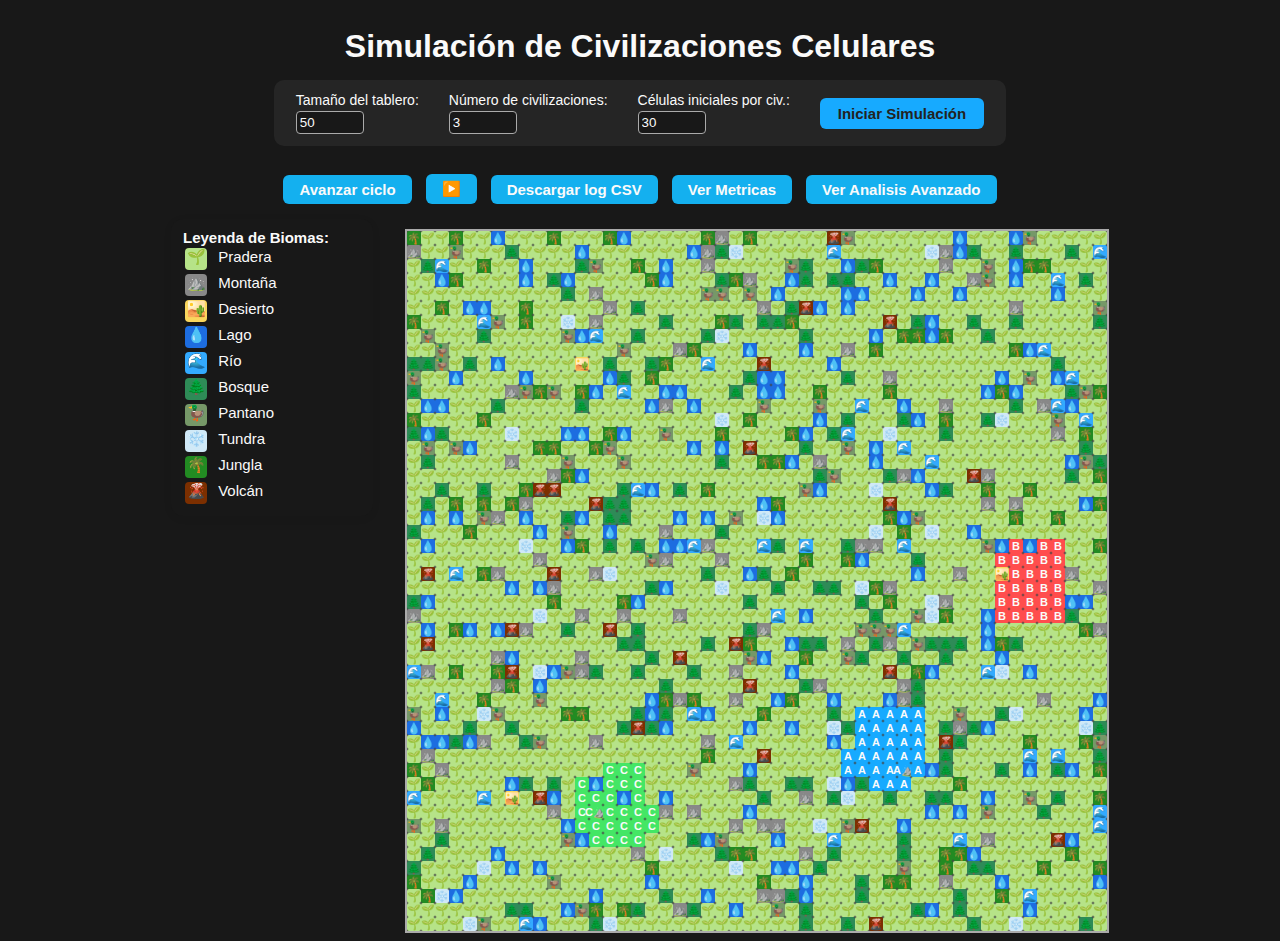
<file: index.html>
<!DOCTYPE html>
<html lang="es">
<head>
    <meta charset="UTF-8">
    <title>Civilizaciones Celulares</title>
    <!-- Vincula la hoja de estilos principal -->
    <link rel="stylesheet" href="css/style.css">
</head>
<body>
    <!-- Título principal de la simulación -->
    <h1>Simulación de Civilizaciones Celulares</h1>

    <!-- Formulario para definir los parámetros iniciales de la simulación -->
    <form id="params-form">
        <label>
            Tamaño del tablero:
            <input type="number" id="size-input" min="10" max="200" value="50">
        </label>
        <label>
            Número de civilizaciones:
            <input type="number" id="civs-input" min="2" max="10" value="3">
        </label>
        <label>
            Células iniciales por civ.:
            <input type="number" id="cells-input" min="1" max="500" value="30">
        </label>
        <button type="submit">Iniciar Simulación</button>
    </form>

    <!-- Controles principales para la simulación -->
    <div id="controls">
        <button id="step-btn">Avanzar ciclo</button>                 <!-- Avanza un ciclo manualmente -->
        <button id="auto-btn">▶️</button>                             <!-- Ejecuta/pausa la simulación automática -->
        <button id="export-csv-btn">Descargar log CSV</button>        <!-- Descarga los resultados en CSV -->
        <button id="dashboard-btn">Ver Metricas</button>              <!-- Abre dashboard de métricas -->
        <button id="dashboard-avanzado-btn">Ver Analisis Avanzado</button> <!-- Abre dashboard avanzado -->
    </div>

    <!-- Panel donde se mostrarán las estadísticas de cada civilización -->
    <div id="civ-stats"></div>

    <!-- Contenedor principal que agrupa la leyenda y el tablero -->
    <div id="main-container">
        <div id="legend"></div>   <!-- Aquí va la leyenda de biomas/civilizaciones -->
        <div id="board"></div>    <!-- Aquí se dibuja el tablero principal -->
    </div>

    <!-- Script principal de la aplicación (importa módulos JS modernos) -->
    <script type="module" src="js/index.js"></script>
</body>
</html>
</file>
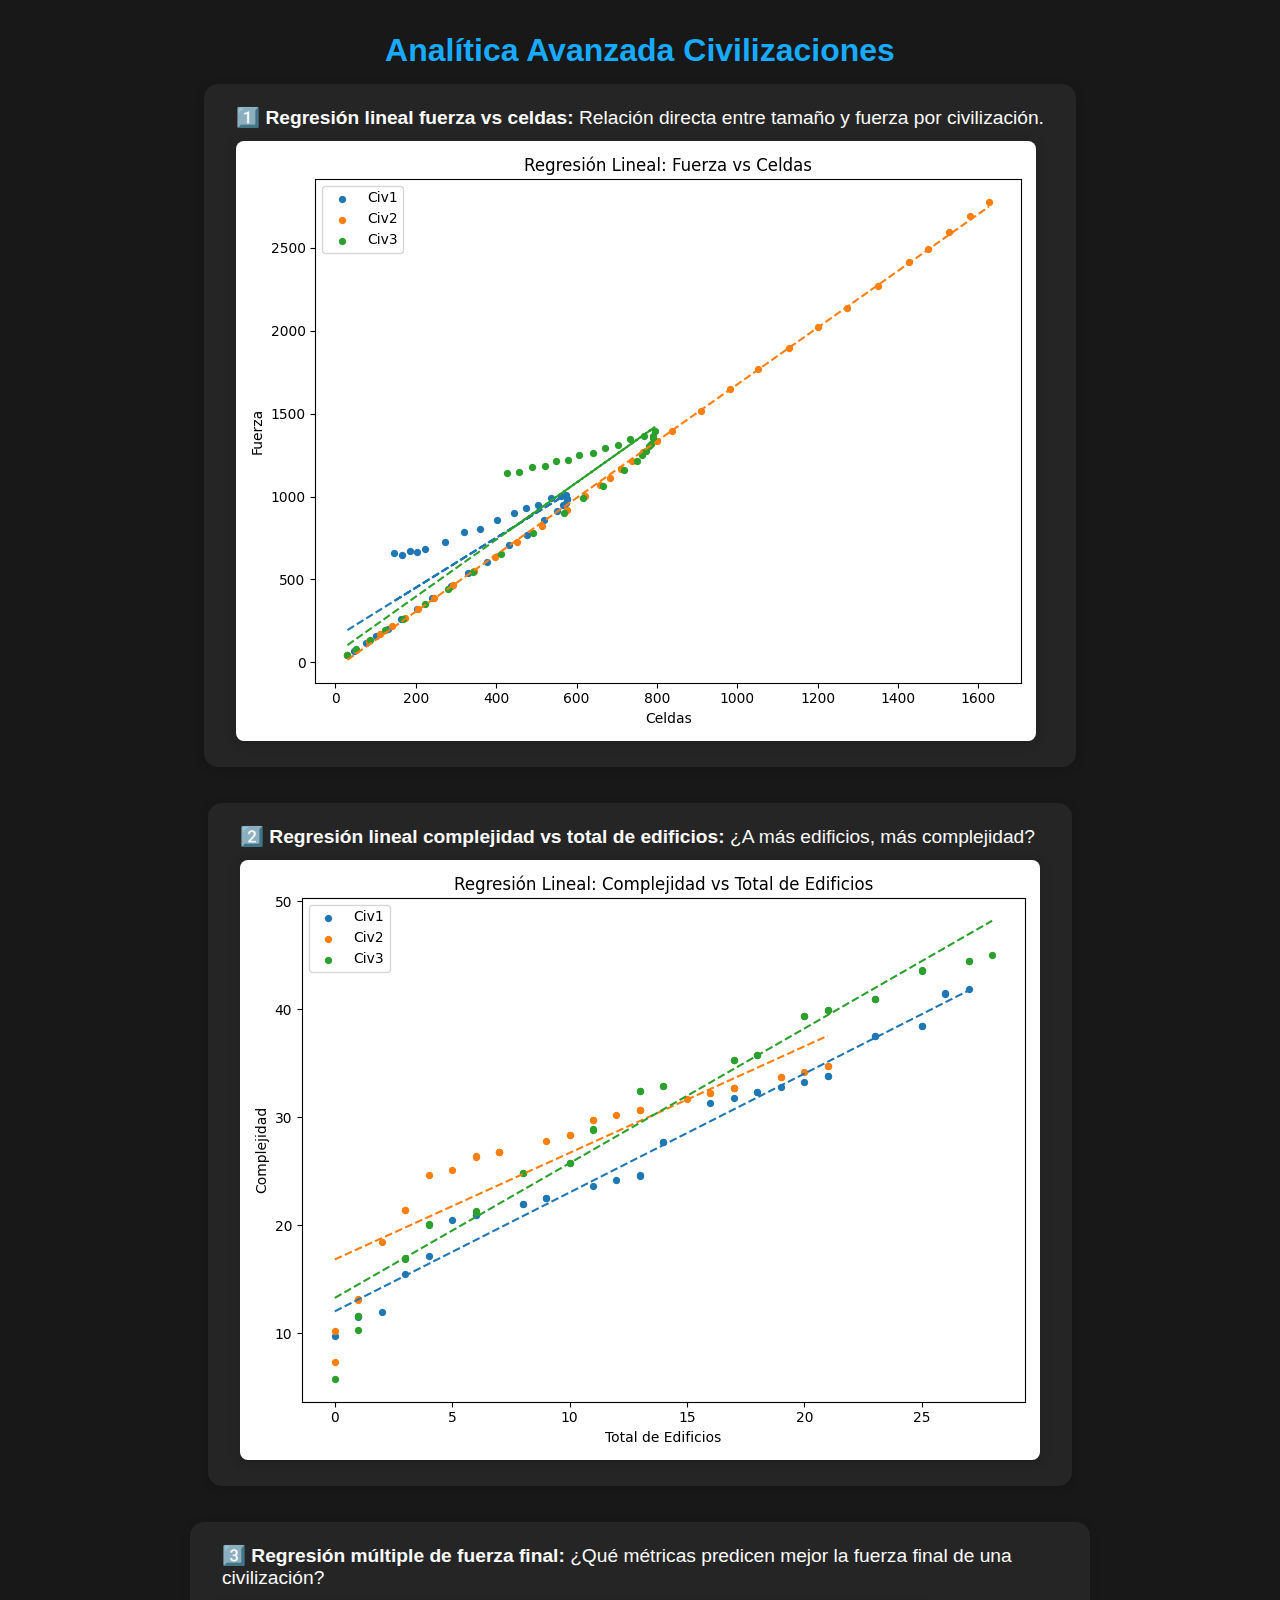
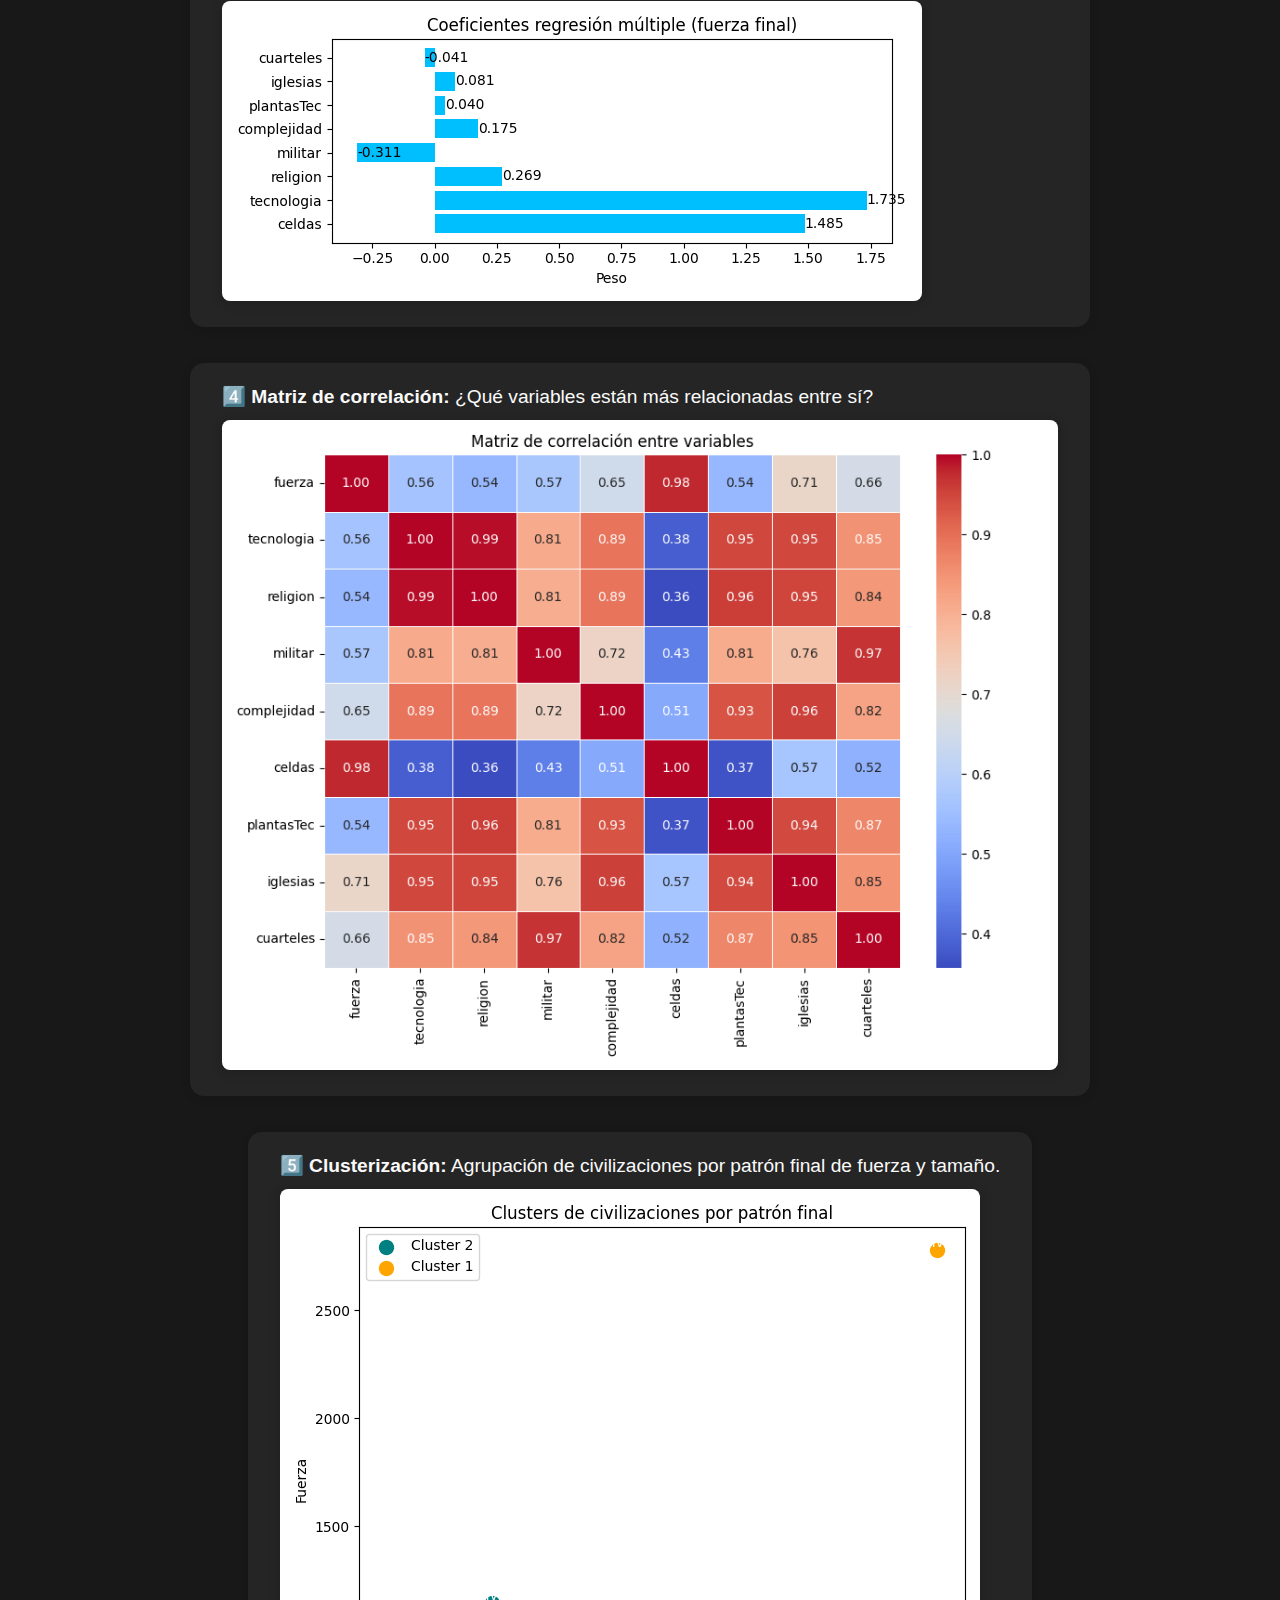
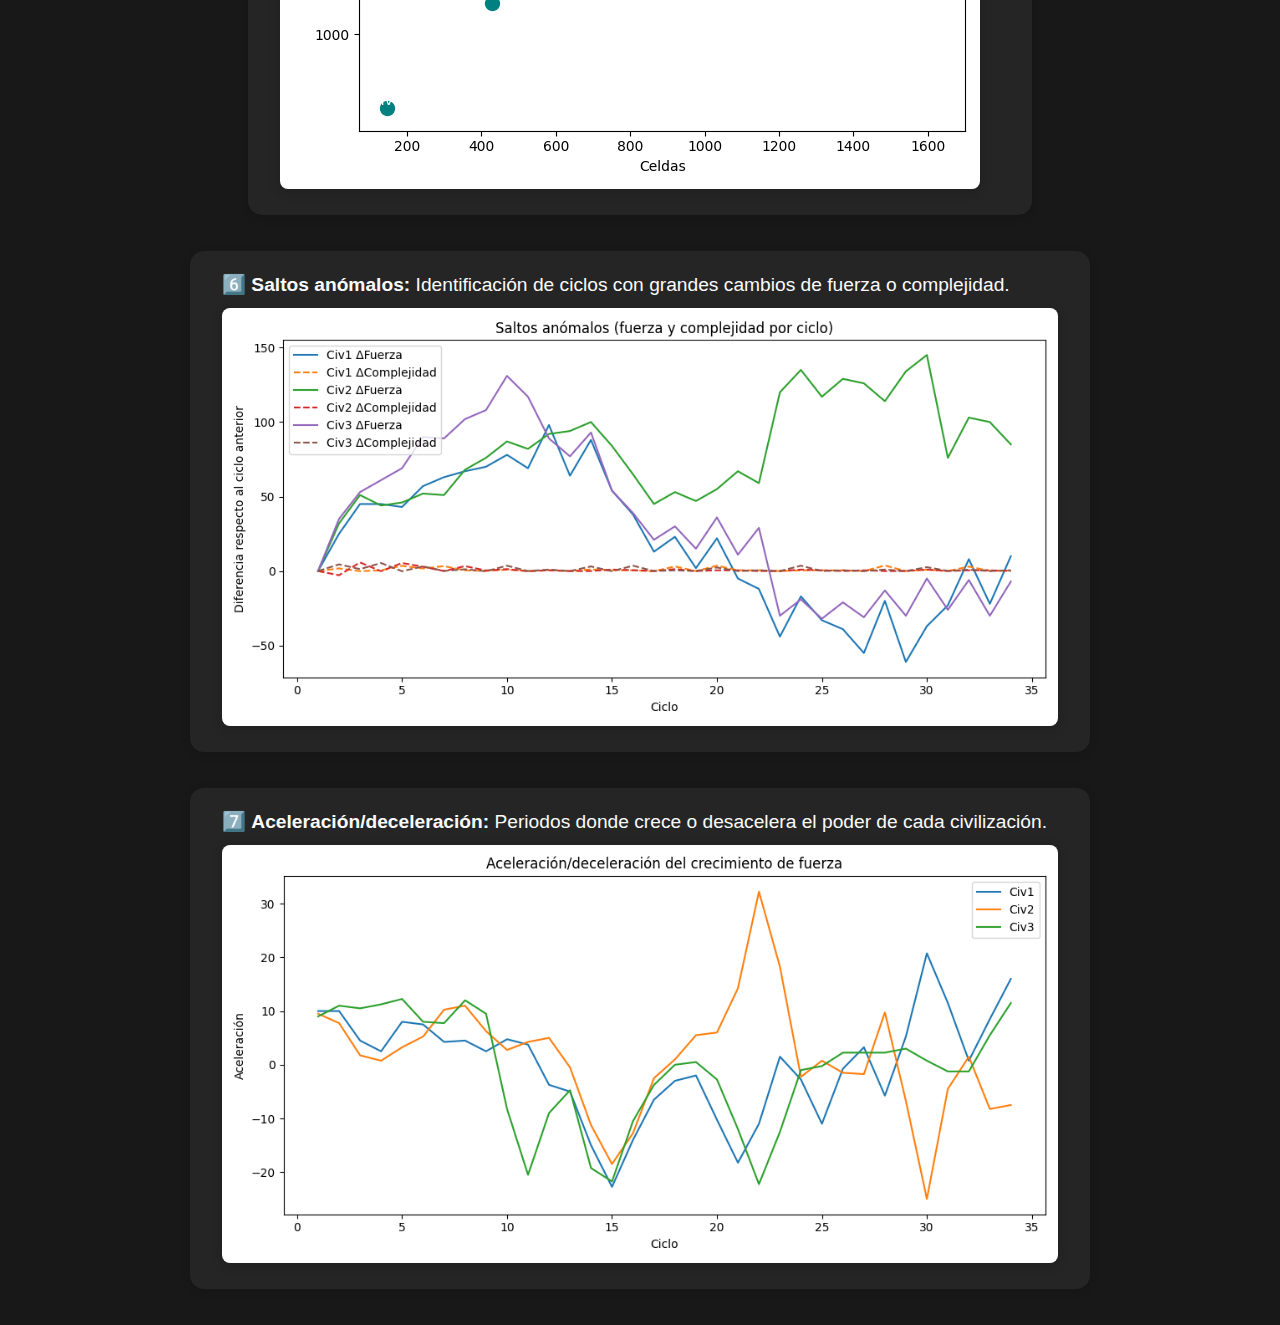
<file: python/kpi_imgs/analitica_avanzada.html>
<!DOCTYPE html>
<html lang="es">
<head>
    <meta charset="UTF-8">
    <title>Analítica Avanzada Civilizaciones</title>
    <link rel="stylesheet" href="../../css/style.css">
    <style>
        body { max-width: 900px; margin: 0 auto; background: #181818; color: #fafafa; }
        h1 { color: #17aaff; margin-top:32px;}
        .kpi-card { background: #252525; border-radius: 14px; padding: 22px 32px; margin-bottom: 36px; box-shadow: 0 2px 10px #0002;}
        .kpi-card img { border-radius: 8px; box-shadow: 0 2px 12px #0003; max-width:100%; }
        .kpi-desc { font-size: 1.2em; margin-bottom: 12px; display: block;}
    </style>
</head>
<body>
    <h1>Analítica Avanzada Civilizaciones</h1>
    <div class="kpi-card">
        <span class="kpi-desc">1️⃣ <b>Regresión lineal fuerza vs celdas:</b> Relación directa entre tamaño y fuerza por civilización.</span>
        <img src="reg_fuerza_vs_celdas.png">
    </div>
    <div class="kpi-card">
        <span class="kpi-desc">2️⃣ <b>Regresión lineal complejidad vs total de edificios:</b> ¿A más edificios, más complejidad?</span>
        <img src="reg_complejidad_vs_edificios.png">
    </div>
    <div class="kpi-card">
        <span class="kpi-desc">3️⃣ <b>Regresión múltiple de fuerza final:</b> ¿Qué métricas predicen mejor la fuerza final de una civilización?</span>
        <img src="reg_multiple_fuerza_final.png">
    </div>
    <div class="kpi-card">
        <span class="kpi-desc">4️⃣ <b>Matriz de correlación:</b> ¿Qué variables están más relacionadas entre sí?</span>
        <img src="matriz_correlacion.png">
    </div>
    <div class="kpi-card">
        <span class="kpi-desc">5️⃣ <b>Clusterización:</b> Agrupación de civilizaciones por patrón final de fuerza y tamaño.</span>
        <img src="clusters_civilizaciones.png">
    </div>
    <div class="kpi-card">
        <span class="kpi-desc">6️⃣ <b>Saltos anómalos:</b> Identificación de ciclos con grandes cambios de fuerza o complejidad.</span>
        <img src="outliers_saltos_fuerza_complejidad.png">
    </div>
    <div class="kpi-card">
        <span class="kpi-desc">7️⃣ <b>Aceleración/deceleración:</b> Periodos donde crece o desacelera el poder de cada civilización.</span>
        <img src="tendencia_aceleracion_fuerza.png">
    </div>
</body>
</html>
</file>
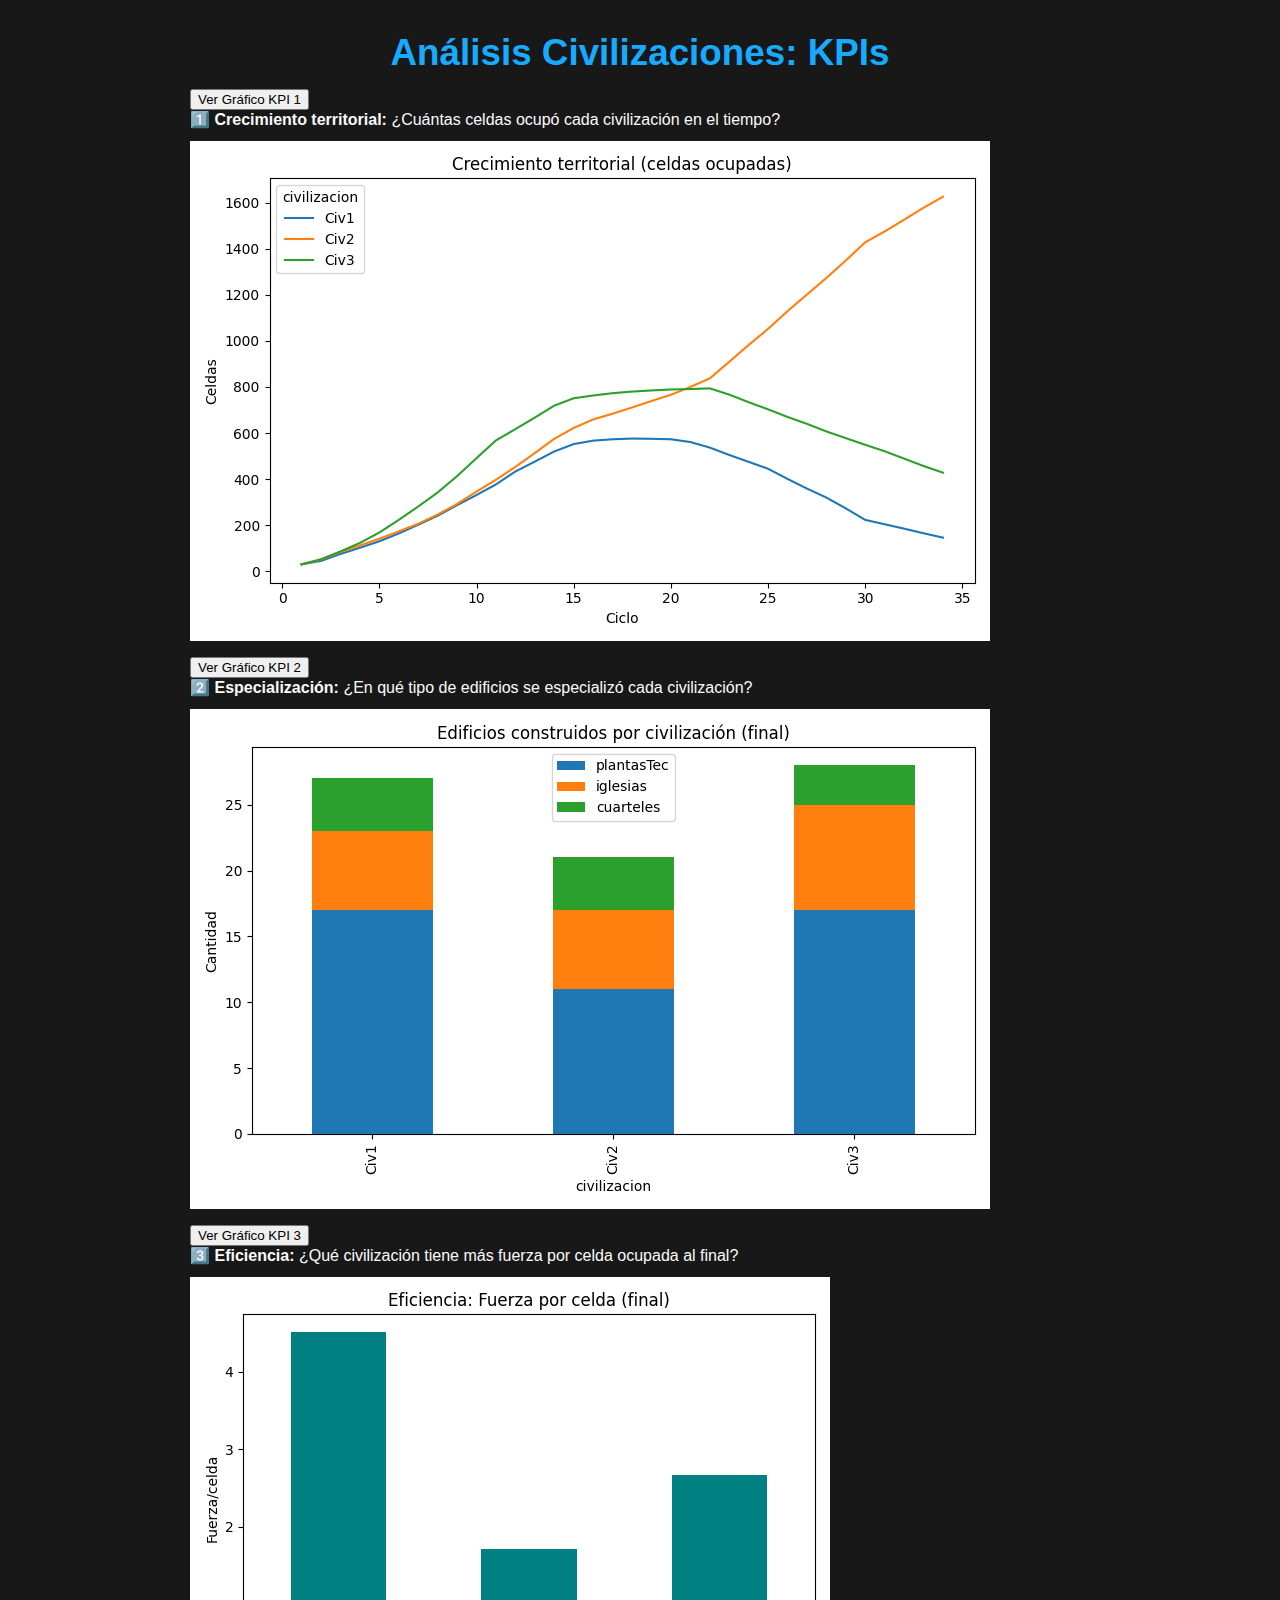
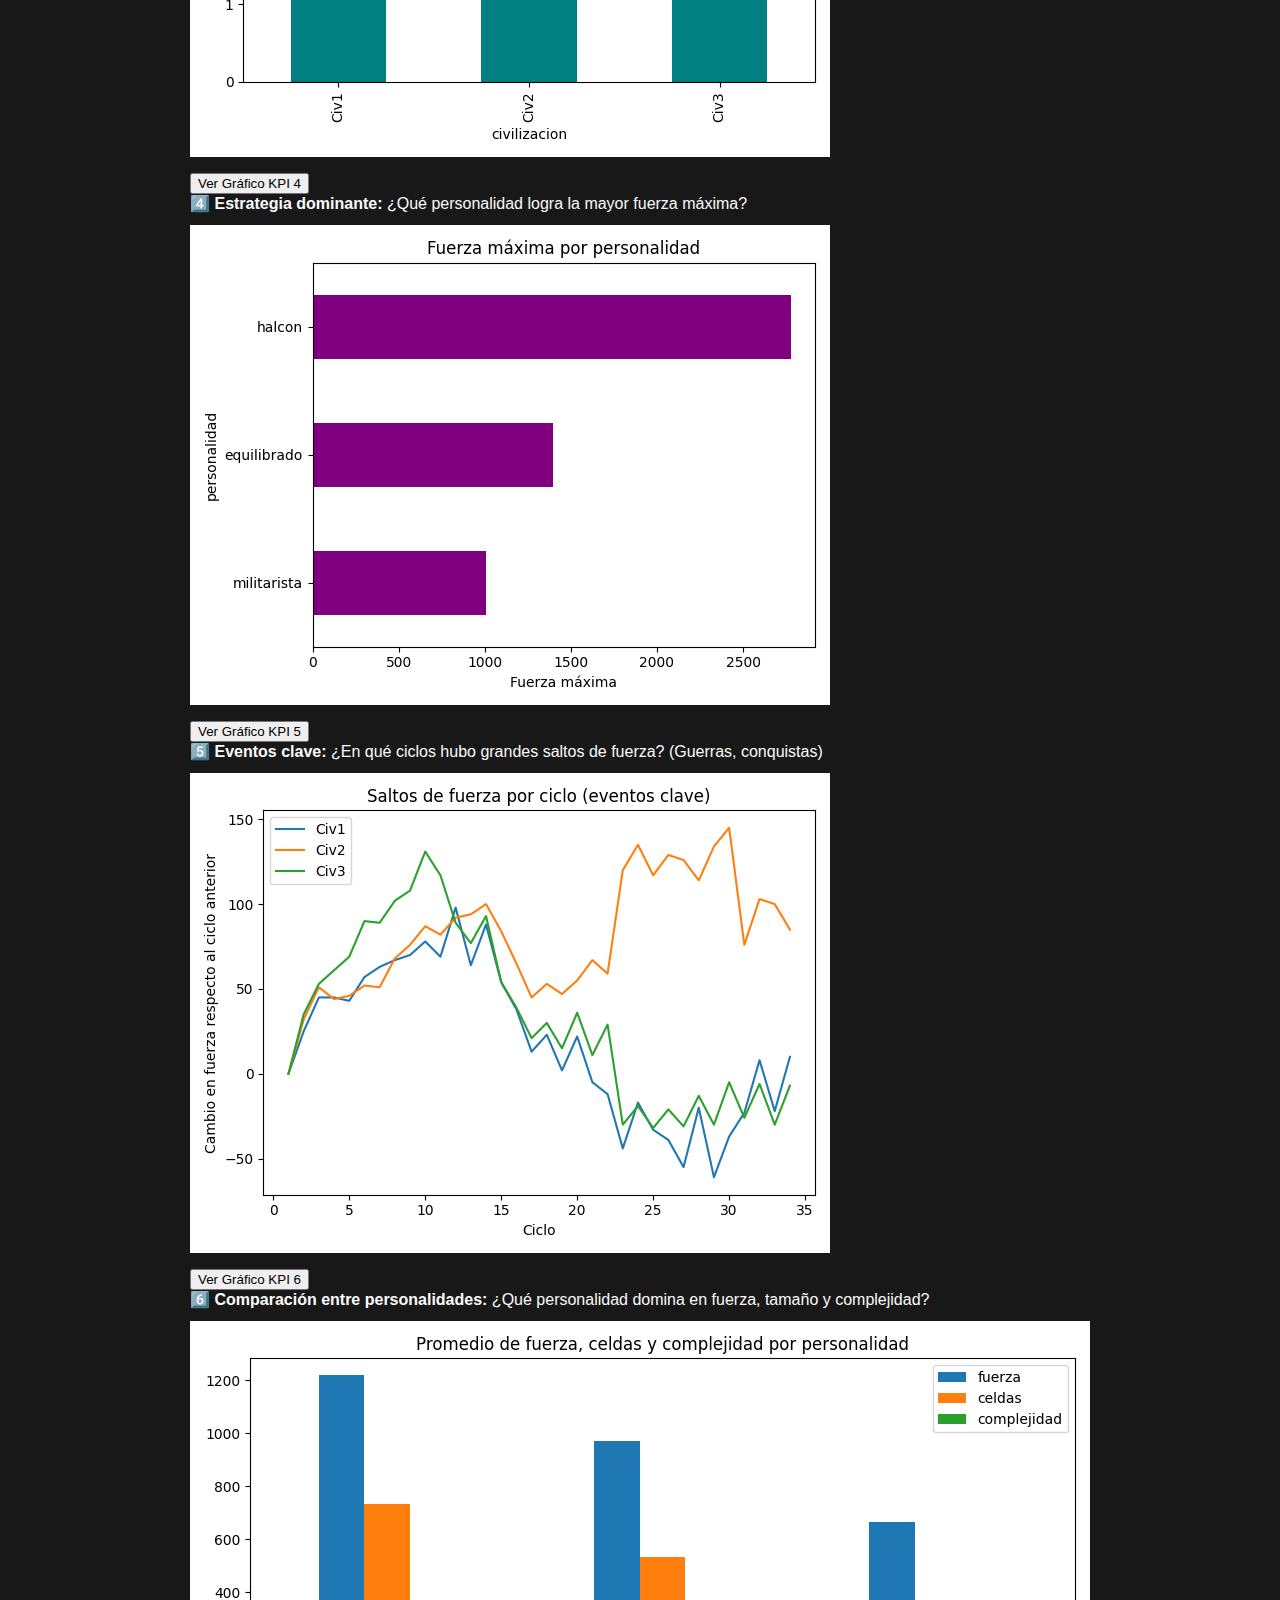
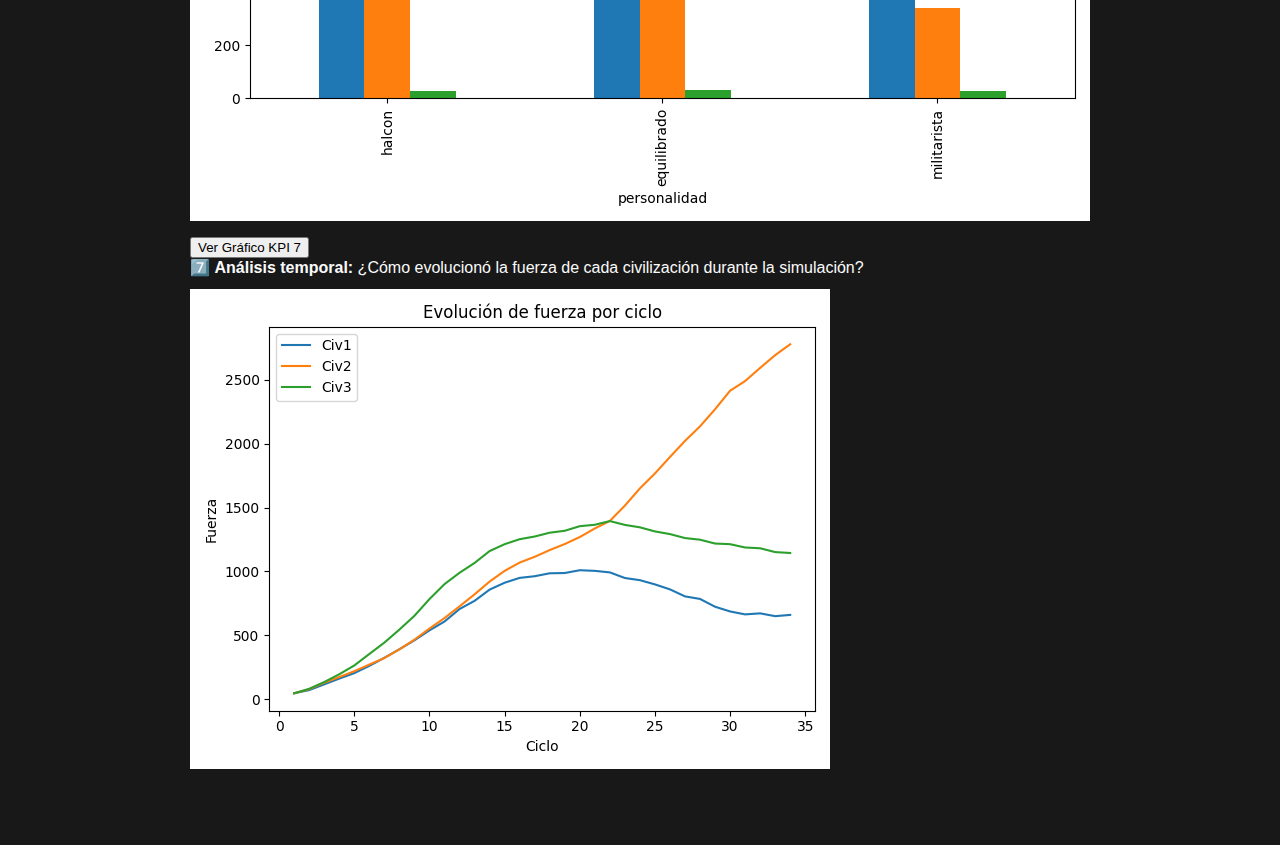
<file: python/kpi_imgs/analitica_civilizaciones.html>
<!DOCTYPE html>
<html lang="es">
<head>
    <meta charset="UTF-8">
    <title>Dashboard Analítico Civilizaciones</title>
    <link rel="stylesheet" href="../../css/style.css">
    <style>
        body {
            max-width: 900px;
            margin: 0 auto;
            background: #181818;
            color: #fafafa;
            padding-bottom: 60px;
        }
        h1 {
            margin-top: 32px;
            font-size: 2.3em;
            color: #17aaff;
        }
    </style>
</head>
<body>
    <h1>Análisis Civilizaciones: KPIs</h1>
    <div class="kpi-card">
        <button onclick="window.open('kpi1_crecimiento_celdas.png', '_blank')">Ver Gráfico KPI 1</button><br>
        <span class="kpi-desc">1️⃣ <b>Crecimiento territorial:</b> ¿Cuántas celdas ocupó cada civilización en el tiempo?</span>
        <img src="kpi1_crecimiento_celdas.png" style="max-width:100%;margin:12px 0;">
    </div>
    <div class="kpi-card">
        <button onclick="window.open('kpi2_edificios.png', '_blank')">Ver Gráfico KPI 2</button><br>
        <span class="kpi-desc">2️⃣ <b>Especialización:</b> ¿En qué tipo de edificios se especializó cada civilización?</span>
        <img src="kpi2_edificios.png" style="max-width:100%;margin:12px 0;">
    </div>
    <div class="kpi-card">
        <button onclick="window.open('kpi3_fuerza_x_celda.png', '_blank')">Ver Gráfico KPI 3</button><br>
        <span class="kpi-desc">3️⃣ <b>Eficiencia:</b> ¿Qué civilización tiene más fuerza por celda ocupada al final?</span>
        <img src="kpi3_fuerza_x_celda.png" style="max-width:100%;margin:12px 0;">
    </div>
    <div class="kpi-card">
        <button onclick="window.open('kpi4_fuerza_personalidad.png', '_blank')">Ver Gráfico KPI 4</button><br>
        <span class="kpi-desc">4️⃣ <b>Estrategia dominante:</b> ¿Qué personalidad logra la mayor fuerza máxima?</span>
        <img src="kpi4_fuerza_personalidad.png" style="max-width:100%;margin:12px 0;">
    </div>
    <div class="kpi-card">
        <button onclick="window.open('kpi5_eventos_clave.png', '_blank')">Ver Gráfico KPI 5</button><br>
        <span class="kpi-desc">5️⃣ <b>Eventos clave:</b> ¿En qué ciclos hubo grandes saltos de fuerza? (Guerras, conquistas)</span>
        <img src="kpi5_eventos_clave.png" style="max-width:100%;margin:12px 0;">
    </div>
    <div class="kpi-card">
        <button onclick="window.open('kpi6_promedio_personalidad.png', '_blank')">Ver Gráfico KPI 6</button><br>
        <span class="kpi-desc">6️⃣ <b>Comparación entre personalidades:</b> ¿Qué personalidad domina en fuerza, tamaño y complejidad?</span>
        <img src="kpi6_promedio_personalidad.png" style="max-width:100%;margin:12px 0;">
    </div>
    <div class="kpi-card">
        <button onclick="window.open('kpi7_evolucion_fuerza.png', '_blank')">Ver Gráfico KPI 7</button><br>
        <span class="kpi-desc">7️⃣ <b>Análisis temporal:</b> ¿Cómo evolucionó la fuerza de cada civilización durante la simulación?</span>
        <img src="kpi7_evolucion_fuerza.png" style="max-width:100%;margin:12px 0;">
    </div>
</body>
</html>
</file>
<file: css/style.css>
/* 
    Estilos globales para toda la aplicación.
    Define la fuente, fondo oscuro, color de texto claro y
    centra todo el contenido principal vertical y horizontalmente.
*/
body {
    font-family: 'Segoe UI', Arial, sans-serif;
    background: #181818;
    color: #fafafa;
    display: flex;
    flex-direction: column;
    align-items: center;
}

/* 
    Estilo para el título principal (h1).
    Añade márgenes arriba y abajo y centra el texto.
*/
h1 {
    margin-top: 20px;
    margin-bottom: 15px;
    text-align: center;
}

/* 
    Formulario principal de parámetros (#params-form).
    Añade un fondo oscuro, padding, bordes redondeados,
    y coloca los elementos del formulario en una sola fila con separación.
*/
form#params-form {
    margin-bottom: 18px;
    background: #252525;
    padding: 12px 22px;
    border-radius: 10px;
    display: flex;
    gap: 20px;
    align-items: center;
}

/*
    Estilo para las etiquetas del formulario.
    Muestra los labels uno encima del otro y ajusta el tamaño de fuente.
*/
form#params-form label {
    display: flex;
    flex-direction: column;
    font-size: 14px;
    margin-right: 10px;
}

/*
    Estilo específico para los inputs numéricos dentro del formulario.
    Añade separación superior, ajusta ancho y estilos visuales.
*/
form#params-form input[type="number"] {
    margin-top: 3px;
    width: 60px;
    padding: 3px;
    border-radius: 4px;
    border: 1px solid #aaa;
    background: #181818;
    color: #fafafa;
}

/*
    Botón principal del formulario de parámetros.
    Color llamativo, esquinas redondeadas, transiciones suaves
    y cambio de color al pasar el mouse encima.
*/
form#params-form button {
    padding: 7px 18px;
    background: #17aaff;
    color: #222;
    border: none;
    border-radius: 6px;
    font-weight: bold;
    cursor: pointer;
    font-size: 15px;
    transition: background 0.2s;
}
form#params-form button:hover {
    background: #14b0ef;
}

/* 
    Contenedor del tablero de celdas (#board).
    Margen superior, fondo oscuro y borde visible.
*/
#board {
    margin-top: 10px;
    background: #444;
    border: 2px solid #aaa;
}

/*
    Estilos individuales para cada celda del tablero.
    Tamaño pequeño, color de fondo oscuro, texto centrado y esquinas levemente redondeadas.
    El texto es pequeño y no seleccionable, con transición para el color de fondo.
*/
.cell {
    width: 14px;
    height: 14px;
    background: #262626;
    border-radius: 2px;
    display: flex;
    align-items: center;
    justify-content: center;
    font-size: 11px;
    font-weight: bold;
    user-select: none;
    transition: background 0.2s;
}

/*
    Contenedor de los controles principales (#controls).
    Añade margen, disposición en fila, separación y centra verticalmente.
*/
#controls {
    margin: 10px 0 5px 0;
    display: flex;
    gap: 14px;
    align-items: center;
}

/*
    Estilo de los botones dentro de los controles.
    Colores llamativos, esquinas redondeadas, transición y cambio de color al pasar el mouse.
*/
#controls button {
    padding: 6px 16px;
    border-radius: 6px;
    background: #14b0ef;
    color: #fafafa;
    border: none;
    font-weight: bold;
    font-size: 15px;
    cursor: pointer;
    transition: background 0.2s;
}
#controls button:hover {
    background: #11a1d4;
}

/*
    Contenedor principal de la aplicación (#main-container).
    Permite que el tablero y la leyenda estén en fila, con espacio entre ellos.
*/
#main-container {
    display: flex;
    flex-direction: row;
    align-items: flex-start;
    gap: 32px;
    margin-top: 10px;
}

/*
    Sección de la leyenda (#legend).
    Tamaño mínimo, fondo oscuro, bordes redondeados, sombra suave y padding para separar el texto.
*/
#legend {
    min-width: 180px;
    font-size: 15px;
    background: #181818;
    border-radius: 12px;
    box-shadow: 0 2px 8px #0001;
    padding: 10px 10px 10px 12px;
}

/* 
    El tablero usa flex para que ocupe el mayor espacio disponible.
*/
#board {
    flex: 1;
}
</file>
